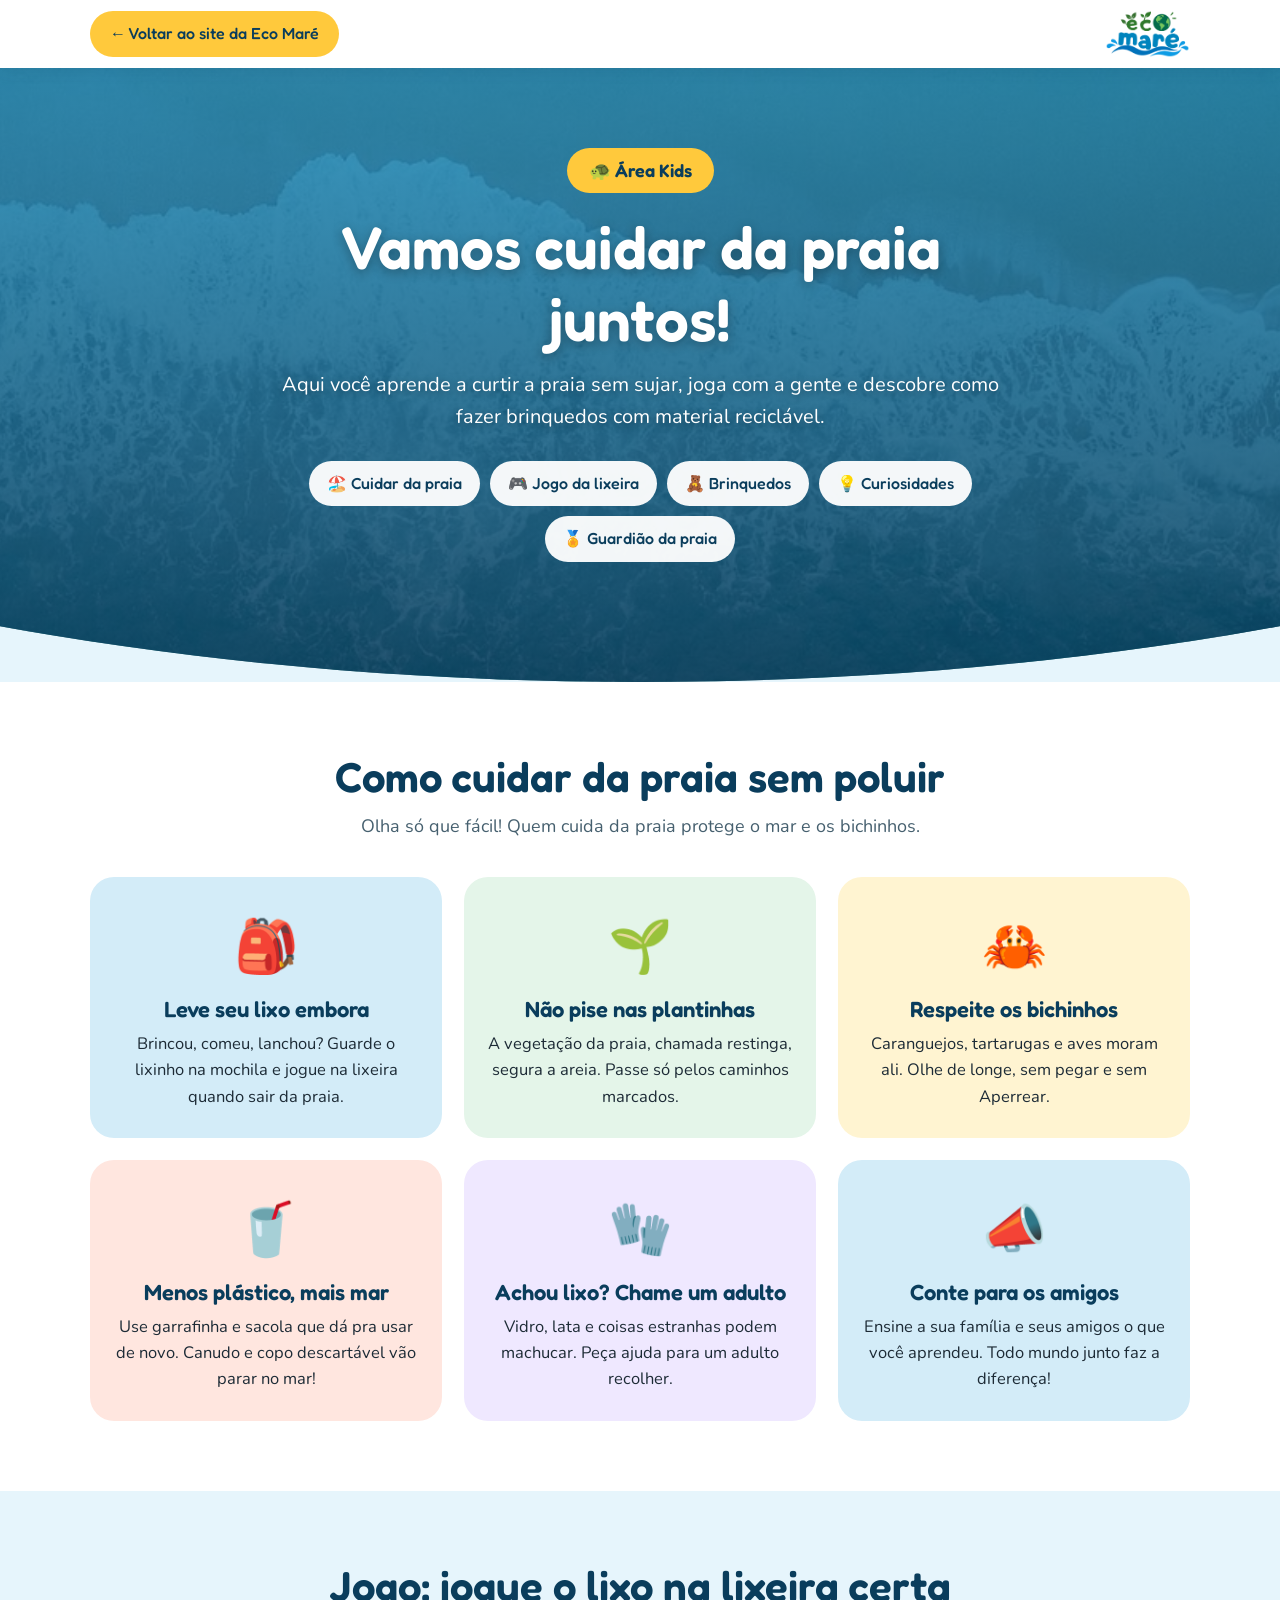
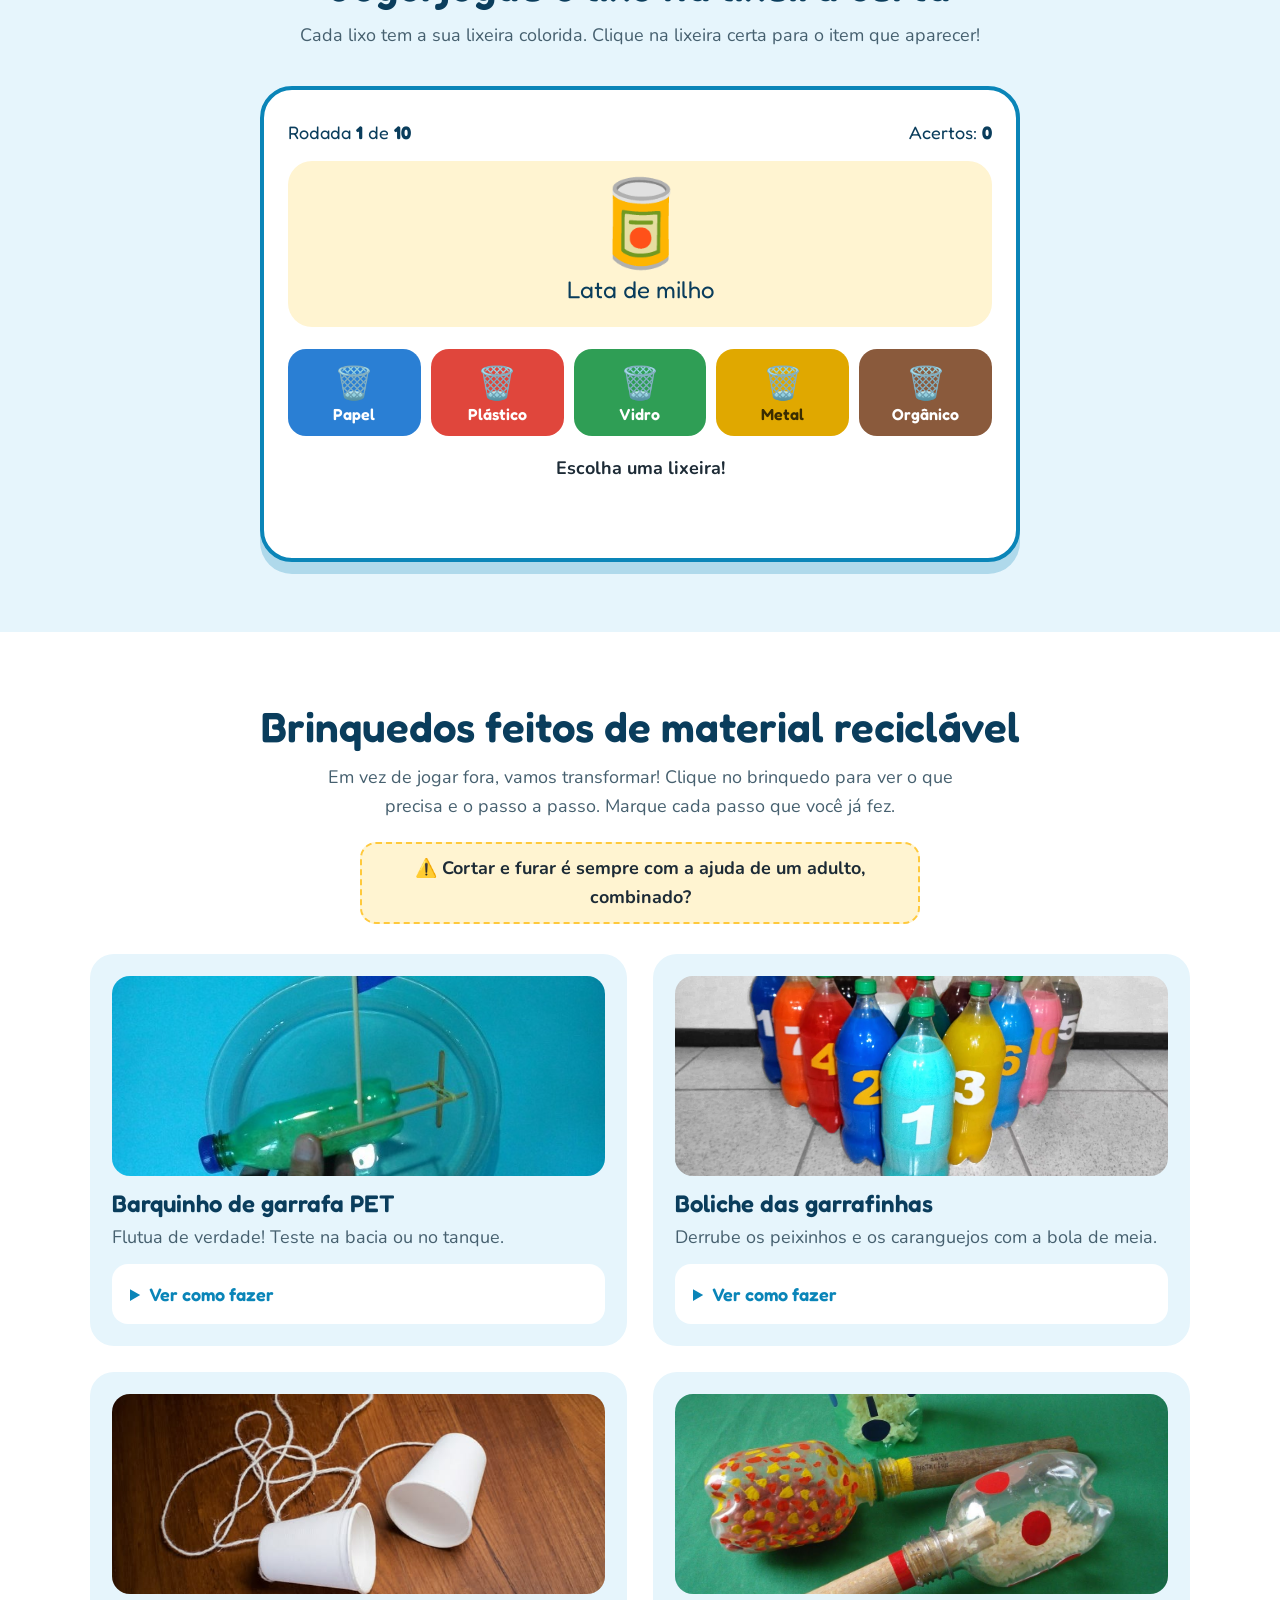
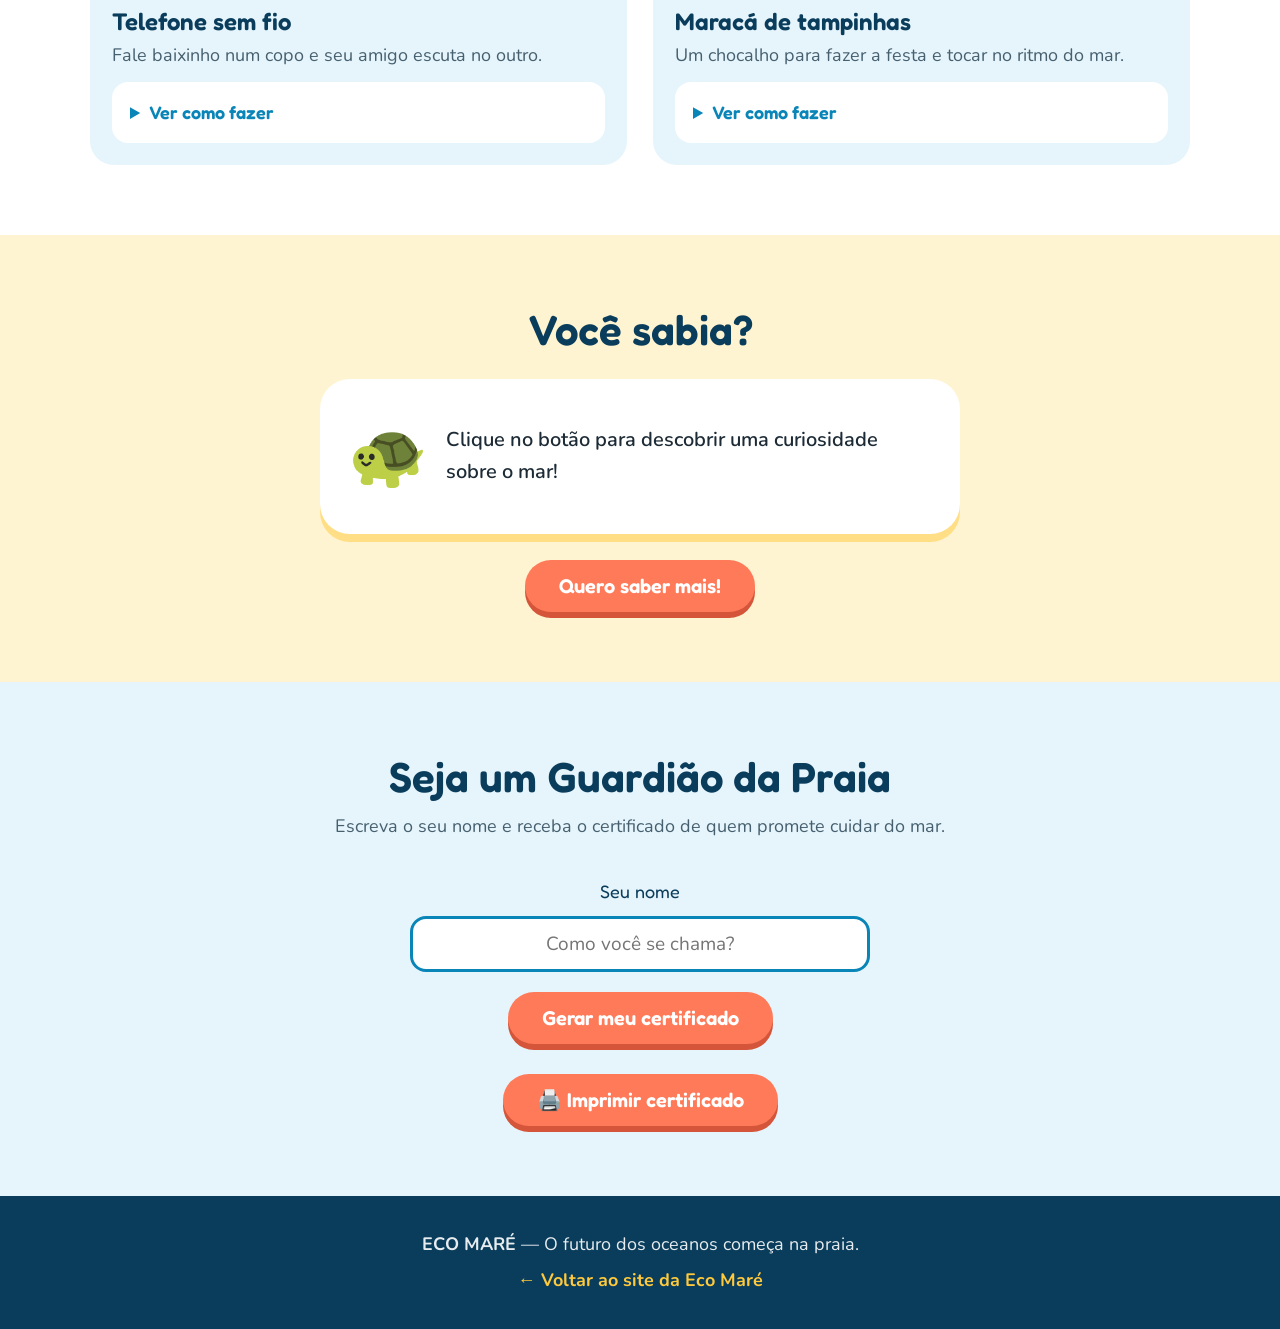
<file: area-kids/index.html>
<!DOCTYPE html>
<html lang="pt-BR">
<head>
  <meta charset="UTF-8">
  <meta name="viewport" content="width=device-width, initial-scale=1.0">
  <title>Área Kids — Eco Maré</title>
  <meta name="description" content="Espaço das crianças da Eco Maré: aprenda a cuidar da praia, jogue e faça brinquedos com material reciclável.">
  <link rel="icon" type="image/png" href="../imagens/logo.png">
  <link rel="preconnect" href="https://fonts.googleapis.com">
  <link rel="preconnect" href="https://fonts.gstatic.com" crossorigin>
  <link href="https://fonts.googleapis.com/css2?family=Fredoka:wght@400;500;600;700&family=Nunito:wght@400;600;700&display=swap" rel="stylesheet">
  <link rel="stylesheet" href="estilo-kids.css">
</head>
<body>

  <!-- ========= CABEÇALHO =========== -->
  <header class="cabecalho-kids">
    <div class="cabecalho-kids-conteudo">
      <a class="botao-voltar" href="../index.html">← Voltar ao site da Eco Maré</a>
      <a class="logo-kids" href="../index.html" aria-label="Eco Maré, voltar ao site">
        <img src="../imagens/logo.png" alt="Eco Maré">
      </a>
    </div>
  </header>

  <main>

    <!-- ========= BANNER KIDS ========== -->
    <section class="banner-kids">
      <div class="banner-kids-conteudo">
        <span class="selo">🐢 Área Kids</span>
        <h1>Vamos cuidar da praia juntos!</h1>
        <p>
          Aqui você aprende a curtir a praia sem sujar, joga com a gente e descobre
          como fazer brinquedos com material reciclável.
        </p>

        <nav class="atalhos" aria-label="Atalhos da Área Kids">
          <a href="#cuidar">🏖️ Cuidar da praia</a>
          <a href="#jogo">🎮 Jogo da lixeira</a>
          <a href="#brinquedos">🧸 Brinquedos</a>
          <a href="#curiosidades">💡 Curiosidades</a>
          <a href="#guardiao">🏅 Guardião da praia</a>
        </nav>
      </div>
    </section>


    <!-- ======= COMO CUIDAR DA PRAIA ========== -->
    <section class="secao-kids" id="cuidar">
      <div class="caixa">
        <h2>Como cuidar da praia sem poluir</h2>
        <p class="subtitulo">Olha só que fácil! Quem cuida da praia protege o mar e os bichinhos.</p>

        <div class="cartoes">
          <article class="cartao-dica cor-azul">
            <span class="emoji" aria-hidden="true">🎒</span>
            <h3>Leve seu lixo embora</h3>
            <p>Brincou, comeu, lanchou? Guarde o lixinho na mochila e jogue na lixeira quando sair da praia.</p>
          </article>

          <article class="cartao-dica cor-verde">
            <span class="emoji" aria-hidden="true">🌱</span>
            <h3>Não pise nas plantinhas</h3>
            <p>A vegetação da praia, chamada restinga, segura a areia. Passe só pelos caminhos marcados.</p>
          </article>

          <article class="cartao-dica cor-amarelo">
            <span class="emoji" aria-hidden="true">🦀</span>
            <h3>Respeite os bichinhos</h3>
            <p>Caranguejos, tartarugas e aves moram ali. Olhe de longe, sem pegar e sem Aperrear.</p>
          </article>

          <article class="cartao-dica cor-coral">
            <span class="emoji" aria-hidden="true">🥤</span>
            <h3>Menos plástico, mais mar</h3>
            <p>Use garrafinha e sacola que dá pra usar de novo. Canudo e copo descartável vão parar no mar!</p>
          </article>

          <article class="cartao-dica cor-roxo">
            <span class="emoji" aria-hidden="true">🧤</span>
            <h3>Achou lixo? Chame um adulto</h3>
            <p>Vidro, lata e coisas estranhas podem machucar. Peça ajuda para um adulto recolher.</p>
          </article>

          <article class="cartao-dica cor-azul">
            <span class="emoji" aria-hidden="true">📣</span>
            <h3>Conte para os amigos</h3>
            <p>Ensine a sua família e seus amigos o que você aprendeu. Todo mundo junto faz a diferença!</p>
          </article>
        </div>
      </div>
    </section>


    <!-- ========= JOGO ========= -->
    <section class="secao-kids secao-jogo" id="jogo">
      <div class="caixa">
        <h2>Jogo: jogue o lixo na lixeira certa</h2>
        <p class="subtitulo">Cada lixo tem a sua lixeira colorida. Clique na lixeira certa para o item que aparecer!</p>

        <div class="jogo" id="jogo-area">

          <div class="jogo-topo">
            <span>Rodada <strong id="jogoRodada">1</strong> de <strong id="jogoTotal">10</strong></span>
            <span>Acertos: <strong id="jogoPontos">0</strong></span>
          </div>

          <div class="jogo-item" id="jogoItem" aria-live="polite">
            <span class="jogo-emoji" id="jogoEmoji">🧴</span>
            <span class="jogo-nome" id="jogoNome">Garrafa PET</span>
          </div>

          <div class="lixeiras" id="lixeiras">
            <button class="lixeira lixeira-azul" data-tipo="papel"><span aria-hidden="true">🗑️</span>Papel</button>
            <button class="lixeira lixeira-vermelha" data-tipo="plastico"><span aria-hidden="true">🗑️</span>Plástico</button>
            <button class="lixeira lixeira-verde" data-tipo="vidro"><span aria-hidden="true">🗑️</span>Vidro</button>
            <button class="lixeira lixeira-amarela" data-tipo="metal"><span aria-hidden="true">🗑️</span>Metal</button>
            <button class="lixeira lixeira-marrom" data-tipo="organico"><span aria-hidden="true">🗑️</span>Orgânico</button>
          </div>

          <p class="jogo-mensagem" id="jogoMensagem" role="status">Escolha uma lixeira!</p>

          <button class="botao-kids-grande" id="jogoProximo" hidden>Próximo →</button>

          <div class="jogo-final" id="jogoFinal" hidden>
            <h3 id="jogoFinalTitulo">Fim de jogo!</h3>
            <p id="jogoFinalTexto"></p>
            <button class="botao-kids-grande" id="jogoReiniciar">Jogar de novo</button>
          </div>
        </div>
      </div>
    </section>


    <!-- =========== BRINQUEDOS RECICLÁVEIS ========== -->
    <section class="secao-kids" id="brinquedos">
      <div class="caixa">
        <h2>Brinquedos feitos de material reciclável</h2>
        <p class="subtitulo">
          Em vez de jogar fora, vamos transformar! Clique no brinquedo para ver o que precisa
          e o passo a passo. Marque cada passo que você já fez.
        </p>
        <p class="aviso-adulto">⚠️ Cortar e furar é sempre com a ajuda de um adulto, combinado?</p>

        <div class="brinquedos">

          <!-- ===== Barquinho ===== -->
          <article class="brinquedo" data-brinquedo>
            <img src="Imagens/Barquinho de garrafa PET.jpg" alt="Imagem de um barquinho de garrafa PET">
            <h3>Barquinho de garrafa PET</h3>
            <p class="brinquedo-resumo">Flutua de verdade! Teste na bacia ou no tanque.</p>

            <details>
              <summary>Ver como fazer</summary>
              <h4>Você vai precisar de:</h4>
              <ul class="materiais">
                <li>1 garrafa PET pequena, lavada e seca</li>
                <li>1 palito de sorvete</li>
                <li>1 pedaço de papel colorido</li>
                <li>Fita adesiva e massinha de modelar</li>
              </ul>
              <h4>Passo a passo:</h4>
              <ol class="passos-kids">
                <li><label><input type="checkbox"> Um adulto corta a garrafa ao meio, no sentido do comprimento. Ela vira uma canoa!</label></li>
                <li><label><input type="checkbox"> Cubra as bordas cortadas com fita adesiva para não machucar.</label></li>
                <li><label><input type="checkbox"> Recorte uma velinha de papel colorido e cole no palito de sorvete.</label></li>
                <li><label><input type="checkbox"> Prenda o palito no fundo do barquinho com a massinha.</label></li>
                <li><label><input type="checkbox"> Decore e teste na água!</label></li>
              </ol>
              <p class="progresso-passos" aria-live="polite"></p>
            </details>
          </article>

          <!-- ===== Boliche ===== -->
          <article class="brinquedo" data-brinquedo>
            <img src="Imagens/Boliche das garrafinhas.webp" alt="imagem do brinquedo Boliche das garrafinhas">
            <h3>Boliche das garrafinhas</h3>
            <p class="brinquedo-resumo">Derrube os peixinhos e os caranguejos com a bola de meia.</p>

            <details>
              <summary>Ver como fazer</summary>
              <h4>Você vai precisar de:</h4>
              <ul class="materiais">
                <li>6 garrafinhas PET pequenas, vazias e com tampa</li>
                <li>Um pouquinho de areia ou água colorida</li>
                <li>Meias velhas para a bola</li>
                <li>Tinta, canetinha ou papel colorido</li>
              </ul>
              <h4>Passo a passo:</h4>
              <ol class="passos-kids">
                <li><label><input type="checkbox"> Lave e seque bem as garrafinhas.</label></li>
                <li><label><input type="checkbox"> Coloque um pouquinho de areia ou água em cada uma e feche bem a tampa.</label></li>
                <li><label><input type="checkbox"> Decore como peixinhos, caranguejos e polvos.</label></li>
                <li><label><input type="checkbox"> Enrole as meias velhas até formar uma bola.</label></li>
                <li><label><input type="checkbox"> Arrume as garrafinhas em triângulo e jogue a bola!</label></li>
              </ol>
              <p class="progresso-passos" aria-live="polite"></p>
            </details>
          </article>

          <!-- ===== Telefone ===== -->
          <article class="brinquedo" data-brinquedo>
            <img src="Imagens/Telefone sem fio.jpg" alt="imagem do Telefone sem fio">
            <h3>Telefone sem fio</h3>
            <p class="brinquedo-resumo">Fale baixinho num copo e seu amigo escuta no outro.</p>

            <details>
              <summary>Ver como fazer</summary>
              <h4>Você vai precisar de:</h4>
              <ul class="materiais">
                <li>2 copos de plástico descartáveis (ou potinhos de iogurte limpos)</li>
                <li>Uns 3 metros de barbante ou fio de lã</li>
                <li>2 botões grandes ou tampinhas</li>
              </ul>
              <h4>Passo a passo:</h4>
              <ol class="passos-kids">
                <li><label><input type="checkbox"> Um adulto faz um furinho no fundo de cada copo.</label></li>
                <li><label><input type="checkbox"> Passe uma ponta do barbante por dentro de cada copo.</label></li>
                <li><label><input type="checkbox"> Amarre cada ponta num botão ou tampinha, por dentro do copo, pra não escapar.</label></li>
                <li><label><input type="checkbox"> Afastem-se até o barbante ficar bem esticado.</label></li>
                <li><label><input type="checkbox"> Um fala no copo e o outro escuta no seu. Alô?</label></li>
              </ol>
              <p class="progresso-passos" aria-live="polite"></p>
            </details>
          </article>

          <!-- ===== Maracá ===== -->
          <article class="brinquedo" data-brinquedo>
            <img src="Imagens/macará.jpg" alt="">
            <h3>Maracá de tampinhas</h3>
            <p class="brinquedo-resumo">Um chocalho para fazer a festa e tocar no ritmo do mar.</p>

            <details>
              <summary>Ver como fazer</summary>
              <h4>Você vai precisar de:</h4>
              <ul class="materiais">
                <li>1 garrafinha PET pequena, lavada e seca</li>
                <li>Um punhado de arroz, feijão ou sementes</li>
                <li>Tampinhas coloridas</li>
                <li>Fita adesiva, cola e papel colorido</li>
              </ul>
              <h4>Passo a passo:</h4>
              <ol class="passos-kids">
                <li><label><input type="checkbox"> Lave e seque bem a garrafinha por dentro.</label></li>
                <li><label><input type="checkbox"> Coloque o punhado de arroz, feijão ou sementes lá dentro.</label></li>
                <li><label><input type="checkbox"> Feche bem a tampa e passe fita adesiva em volta dela.</label></li>
                <li><label><input type="checkbox"> Decore com papel colorido e cole as tampinhas.</label></li>
                <li><label><input type="checkbox"> Balance no ritmo da música!</label></li>
              </ol>
              <p class="progresso-passos" aria-live="polite"></p>
            </details>
          </article>

        </div>
      </div>
    </section>


    <!-- ========== CURIOSIDADES =========== -->
    <section class="secao-kids secao-curiosidade" id="curiosidades">
      <div class="caixa">
        <h2>Você sabia?</h2>
        <div class="balao">
          <span class="balao-emoji" aria-hidden="true">🐢</span>
          <p id="curiosidadeTexto">Clique no botão para descobrir uma curiosidade sobre o mar!</p>
        </div>
        <button class="botao-kids-grande" id="botaoCuriosidade">Quero saber mais!</button>
      </div>
    </section>


    <!-- ========== CERTIFICADO ========= -->
    <section class="secao-kids" id="guardiao">
      <div class="caixa">
        <h2>Seja um Guardião da Praia</h2>
        <p class="subtitulo">Escreva o seu nome e receba o certificado de quem promete cuidar do mar.</p>

        <form class="form-guardiao" id="formGuardiao">
          <label for="nomeGuardiao">Seu nome</label>
          <input type="text" id="nomeGuardiao" maxlength="40" placeholder="Como você se chama?" required>
          <button type="submit" class="botao-kids-grande">Gerar meu certificado</button>
        </form>

        <div class="certificado" id="certificado" hidden>
          <img src="../imagens/logo.png" alt="Logo da Eco Maré" class="certificado-logo">
          <p class="certificado-topo">Certificado de Guardião da Praia</p>
          <h3 id="certificadoNome">Nome</h3>
          <p>
            prometeu levar o lixo embora, não pisar nas plantinhas da restinga,
            respeitar os bichinhos e ensinar os amigos a cuidar da praia.
          </p>
          <p class="certificado-data" id="certificadoData"></p>
          <p class="certificado-rodape">Eco Maré — O futuro dos oceanos começa na praia.</p>
        </div>

        <button class="botao-kids-grande botao-imprimir" id="botaoImprimir" hidden>🖨️ Imprimir certificado</button>
      </div>
    </section>

  </main>

  <footer class="rodape-kids">
    <p><strong>ECO MARÉ</strong> — O futuro dos oceanos começa na praia.</p>
    <p><a href="../index.html">← Voltar ao site da Eco Maré</a></p>
  </footer>

  <script src="script-kids.js"></script>
</body>
</html>
</file>
<file: area-kids/estilo-kids.css>
:root {
  --azul-escuro: #0a3d5c;
  --azul-oceano: #0a85b8;
  --azul-ceu: #e6f5fc;
  --verde: #2f8f4e;
  --verde-claro: #e4f5e9;
  --amarelo: #ffc93c;
  --amarelo-claro: #fff4d1;
  --coral: #ff7a59;
  --coral-claro: #ffe6df;
  --roxo-claro: #efe8ff;
  --texto: #1d2b36;
  --branco: #ffffff;

  --fonte-titulo: "Fredoka", "Trebuchet MS", sans-serif;
  --fonte-texto: "Nunito", Arial, sans-serif;
  --arredondado: 24px;
}

* { box-sizing: border-box; margin: 0; padding: 0; }

html { scroll-behavior: smooth; scroll-padding-top: 80px; }

body {
  font-family: var(--fonte-texto);
  font-size: 18px;
  line-height: 1.6;
  color: var(--texto);
  background: var(--azul-ceu);
}

img { max-width: 100%; display: block; }
a { color: inherit; }

h1, h2, h3, h4 { font-family: var(--fonte-titulo); line-height: 1.2; font-weight: 600; }

a:focus-visible, button:focus-visible, input:focus-visible, summary:focus-visible {
  outline: 4px solid var(--amarelo);
  outline-offset: 3px;
}

/* -------- Cabeçalho -------- */
.cabecalho-kids {
  position: sticky; top: 0; z-index: 20;
  background: var(--branco);
  box-shadow: 0 3px 14px rgba(10, 61, 92, .12);
}
.cabecalho-kids-conteudo {
  width: min(1100px, 100% - 32px);
  margin: 0 auto;
  height: 68px;
  display: flex; align-items: center; justify-content: space-between; gap: 14px;
}
.botao-voltar {
  background: var(--amarelo);
  color: var(--azul-escuro);
  font-family: var(--fonte-titulo);
  font-weight: 500;
  font-size: 16px;
  text-decoration: none;
  padding: 10px 20px;
  border-radius: 50px;
  transition: transform .2s;
}
.botao-voltar:hover { transform: translateX(-4px); }
.logo-kids img { height: 48px; width: auto; }

/* -------- Banner -------- */
.banner-kids {
  text-align: center;
  color: var(--branco);
  padding: 80px 20px 120px;
  background:
    linear-gradient(180deg, rgba(10, 133, 184, .78), rgba(10, 61, 92, .85)),
    url("../imagens/banner.jpg") center / cover no-repeat;
  /* onda embaixo do banner */
  clip-path: ellipse(120% 100% at 50% 0%);
}
.banner-kids-conteudo { max-width: 760px; margin: 0 auto; }

.selo {
  display: inline-block;
  background: var(--amarelo);
  color: var(--azul-escuro);
  font-family: var(--fonte-titulo);
  font-weight: 600;
  padding: 8px 22px;
  border-radius: 50px;
  margin-bottom: 18px;
  animation: balancar 3s ease-in-out infinite;
}
@keyframes balancar {
  0%, 100% { transform: rotate(-3deg); }
  50% { transform: rotate(3deg); }
}

.banner-kids h1 { font-size: clamp(36px, 7vw, 60px); margin-bottom: 14px; text-shadow: 0 3px 12px rgba(0, 0, 0, .3); }
.banner-kids p { font-size: 20px; margin-bottom: 28px; text-shadow: 0 2px 8px rgba(0, 0, 0, .35); }

.atalhos { display: flex; flex-wrap: wrap; justify-content: center; gap: 10px; }
.atalhos a {
  background: rgba(255, 255, 255, .95);
  color: var(--azul-escuro);
  font-family: var(--fonte-titulo);
  font-weight: 500;
  font-size: 16px;
  text-decoration: none;
  padding: 10px 18px;
  border-radius: 50px;
  transition: transform .2s, background .2s;
}
.atalhos a:hover { transform: translateY(-3px) scale(1.04); background: var(--amarelo); }

/* -------- Seções -------- */
.secao-kids { padding: 70px 0; }
#cuidar, #brinquedos { background: var(--branco); }   /* as outras seções ficam no azul-céu do fundo */
.caixa { width: min(1100px, 100% - 32px); margin: 0 auto; }

.secao-kids h2 { font-size: clamp(30px, 5vw, 42px); color: var(--azul-escuro); text-align: center; margin-bottom: 10px; }
.subtitulo { text-align: center; max-width: 680px; margin: 0 auto 36px; color: #46606f; }

/* --------- Cartões de dicas --------- */
.cartoes { display: grid; grid-template-columns: repeat(3, 1fr); gap: 22px; }

.cartao-dica {
  border-radius: var(--arredondado);
  padding: 28px 24px;
  text-align: center;
  transition: transform .25s;
}
.cartao-dica:hover { transform: translateY(-6px) rotate(-1deg); }
.cartao-dica .emoji { font-size: 52px; display: block; margin-bottom: 8px; }
.cartao-dica h3 { font-size: 22px; margin-bottom: 8px; color: var(--azul-escuro); }
.cartao-dica p { font-size: 16.5px; }

.cor-azul { background: #d3ecf8; }
.cor-verde { background: var(--verde-claro); }
.cor-amarelo { background: var(--amarelo-claro); }
.cor-coral { background: var(--coral-claro); }
.cor-roxo { background: var(--roxo-claro); }

/* ------- Botões grandes ------- */
.botao-kids-grande {
  font-family: var(--fonte-titulo);
  font-weight: 600;
  font-size: 20px;
  background: var(--coral);
  color: var(--branco);
  border: none;
  padding: 14px 34px;
  border-radius: 50px;
  cursor: pointer;
  box-shadow: 0 6px 0 #d4553a;
  transition: transform .15s, box-shadow .15s;
}
.botao-kids-grande:hover { transform: translateY(-2px); }
.botao-kids-grande:active { transform: translateY(4px); box-shadow: 0 2px 0 #d4553a; }

/* ------- Jogo ------- */
.jogo {
  max-width: 760px;
  margin: 0 auto;
  background: var(--branco);
  border: 4px solid var(--azul-oceano);
  border-radius: 32px;
  padding: 28px 24px 34px;
  text-align: center;
  box-shadow: 0 12px 0 rgba(10, 133, 184, .25);
}

.jogo-topo { display: flex; justify-content: space-between; font-family: var(--fonte-titulo); font-size: 18px; color: var(--azul-escuro); margin-bottom: 14px; }

.jogo-item {
  display: flex; flex-direction: column; align-items: center;
  background: var(--amarelo-claro);
  border-radius: 24px;
  padding: 18px;
  margin-bottom: 22px;
}
.jogo-emoji { font-size: 84px; line-height: 1.1; }
.jogo-nome { font-family: var(--fonte-titulo); font-size: 24px; color: var(--azul-escuro); }

.lixeiras { display: grid; grid-template-columns: repeat(5, 1fr); gap: 10px; margin-bottom: 18px; }
.lixeira {
  font-family: var(--fonte-titulo);
  font-weight: 600;
  font-size: 16px;
  color: var(--branco);
  border: none;
  border-radius: 18px;
  padding: 14px 4px 12px;
  cursor: pointer;
  display: flex; flex-direction: column; align-items: center; gap: 2px;
  transition: transform .15s, opacity .2s;
}
.lixeira span { font-size: 32px; }
.lixeira:hover:not(:disabled) { transform: translateY(-5px) scale(1.05); }
.lixeira:disabled { cursor: default; opacity: .55; }
.lixeira.certa { opacity: 1; outline: 5px solid var(--amarelo); animation: pular .5s; }
@keyframes pular { 0%, 100% { transform: translateY(0); } 40% { transform: translateY(-14px); } }

.lixeira-azul { background: #2a7fd4; }
.lixeira-vermelha { background: #e0463c; }
.lixeira-verde { background: #2f9e55; }
.lixeira-amarela { background: #e0a800; color: #3a2d00; }
.lixeira-marrom { background: #8a5a3c; }

.jogo-mensagem { min-height: 56px; font-size: 18px; font-weight: 700; margin-bottom: 14px; }
.jogo-mensagem.acertou { color: #1f8a3a; }
.jogo-mensagem.errou { color: #c0392b; }

.jogo-final { margin-top: 10px; }
.jogo-final[hidden], #jogoProximo[hidden] { display: none; }
.jogo-final h3 { font-size: 30px; color: var(--azul-escuro); margin-bottom: 8px; }
.jogo-final p { margin-bottom: 18px; }

/* ------ Brinquedos ------ */
.aviso-adulto {
  max-width: 560px; margin: -14px auto 30px;
  background: var(--amarelo-claro);
  border: 2px dashed var(--amarelo);
  border-radius: 16px;
  padding: 10px 18px;
  text-align: center;
  font-weight: 700;
}

.brinquedos { display: grid; grid-template-columns: repeat(2, 1fr); gap: 26px; align-items: start; }

.brinquedo {
  background: var(--azul-ceu);
  border-radius: var(--arredondado);
  padding: 22px;
}
.brinquedo h3 { font-size: 24px; color: var(--azul-escuro); margin: 14px 0 4px; }
.brinquedo-resumo { margin-bottom: 12px; color: #46606f; }

.espaco-foto {
  display: flex; align-items: center; justify-content: center;
  min-height: 160px;
  border: 3px dashed #8bc3dc;
  border-radius: 18px;
  background: linear-gradient(135deg, #f1fafe, #dff2fa);
  color: #4f7f9a;
  font-family: var(--fonte-titulo);
  font-size: 18px;
  text-align: center;
  padding: 14px;
}
.brinquedo img { border-radius: 18px; width: 100%; height: 200px; object-fit: cover; }

.brinquedo details { background: var(--branco); border-radius: 16px; padding: 4px 18px; }
.brinquedo summary {
  cursor: pointer;
  font-family: var(--fonte-titulo);
  font-weight: 600;
  font-size: 18px;
  color: var(--azul-oceano);
  padding: 12px 0;
}
.brinquedo details[open] summary { border-bottom: 2px solid var(--azul-ceu); margin-bottom: 10px; }
.brinquedo h4 { font-size: 18px; color: var(--coral); margin: 12px 0 6px; }

.materiais { padding-left: 1.3em; }
.materiais li { margin-bottom: 4px; }

.passos-kids { list-style: none; padding: 0; counter-reset: passo; }
.passos-kids li { counter-increment: passo; margin-bottom: 8px; }
.passos-kids label {
  display: flex; gap: 10px; align-items: flex-start;
  background: var(--azul-ceu);
  border-radius: 14px;
  padding: 10px 12px;
  cursor: pointer;
  transition: background .2s;
}
.passos-kids label::before {
  content: counter(passo);
  flex-shrink: 0;
  width: 26px; height: 26px;
  border-radius: 50%;
  background: var(--azul-oceano);
  color: var(--branco);
  font-family: var(--fonte-titulo);
  font-size: 15px;
  display: flex; align-items: center; justify-content: center;
}
.passos-kids input { width: 22px; height: 22px; flex-shrink: 0; margin-top: 2px; accent-color: var(--verde); order: 2; margin-left: auto; }
.passos-kids label:has(input:checked) { background: var(--verde-claro); text-decoration: line-through; color: #4d6b57; }

.progresso-passos { font-family: var(--fonte-titulo); font-size: 17px; color: var(--verde); padding: 8px 0 12px; min-height: 36px; }

/* ------ Curiosidades ------ */
.secao-curiosidade { text-align: center; background: var(--amarelo-claro) !important; }
.balao {
  max-width: 640px;
  margin: 24px auto 26px;
  background: var(--branco);
  border-radius: 30px;
  padding: 26px 28px;
  display: flex; align-items: center; gap: 18px; text-align: left;
  box-shadow: 0 8px 0 rgba(255, 201, 60, .5);
}
.balao-emoji { font-size: 64px; flex-shrink: 0; }
.balao p { font-size: 20px; font-weight: 600; }

/* ------- Certificado ------- */
.form-guardiao {
  max-width: 460px; margin: 0 auto 30px;
  display: flex; flex-direction: column; gap: 10px; align-items: center;
}
.form-guardiao label { font-family: var(--fonte-titulo); font-size: 18px; color: var(--azul-escuro); }
.form-guardiao input {
  width: 100%;
  font-family: var(--fonte-texto);
  font-size: 19px;
  text-align: center;
  padding: 12px 16px;
  border: 3px solid var(--azul-oceano);
  border-radius: 16px;
  margin-bottom: 10px;
}

.certificado {
  max-width: 640px; margin: 0 auto 24px;
  background: var(--branco);
  border: 8px double var(--amarelo);
  border-radius: 20px;
  padding: 34px 30px;
  text-align: center;
  box-shadow: 0 10px 30px rgba(10, 61, 92, .15);
  animation: surgir .6s ease;
}
.certificado[hidden], .botao-imprimir[hidden] { display: none; }
@keyframes surgir { from { opacity: 0; transform: scale(.9) rotate(-2deg); } to { opacity: 1; transform: none; } }

.certificado-logo { width: 170px; margin: 0 auto 10px; }
.certificado-topo { font-family: var(--fonte-titulo); font-size: 22px; color: var(--azul-oceano); letter-spacing: 1px; text-transform: uppercase; }
.certificado h3 { font-size: clamp(32px, 6vw, 46px); color: var(--coral); margin: 10px 0 12px; word-break: break-word; }
.certificado-data { margin-top: 14px; font-weight: 700; color: #46606f; }
.certificado-rodape { margin-top: 16px; font-size: 14px; color: var(--verde); font-weight: 700; }

.secao-kids .botao-imprimir { display: block; margin: 0 auto; }

/* ------ Rodapé ------ */
.rodape-kids { background: var(--azul-escuro); color: rgba(255, 255, 255, .9); text-align: center; padding: 34px 16px; }
.rodape-kids p + p { margin-top: 8px; }
.rodape-kids a { color: var(--amarelo); font-weight: 700; text-decoration: none; }
.rodape-kids a:hover { text-decoration: underline; }


/* ------ Impressão certificado ------ */
@media print {
  body { background: var(--branco); }
  .cabecalho-kids, .banner-kids, .rodape-kids, .botao-imprimir,
  .secao-kids:not(#guardiao), #guardiao h2, #guardiao .subtitulo, .form-guardiao { display: none !important; }
  .secao-kids { padding: 0; }
  .certificado { box-shadow: none; margin-top: 40px; animation: none; }
}

@media (prefers-reduced-motion: reduce) {
  html { scroll-behavior: auto; }
  *, *::before, *::after { animation: none !important; transition: none !important; }
}
</file>
